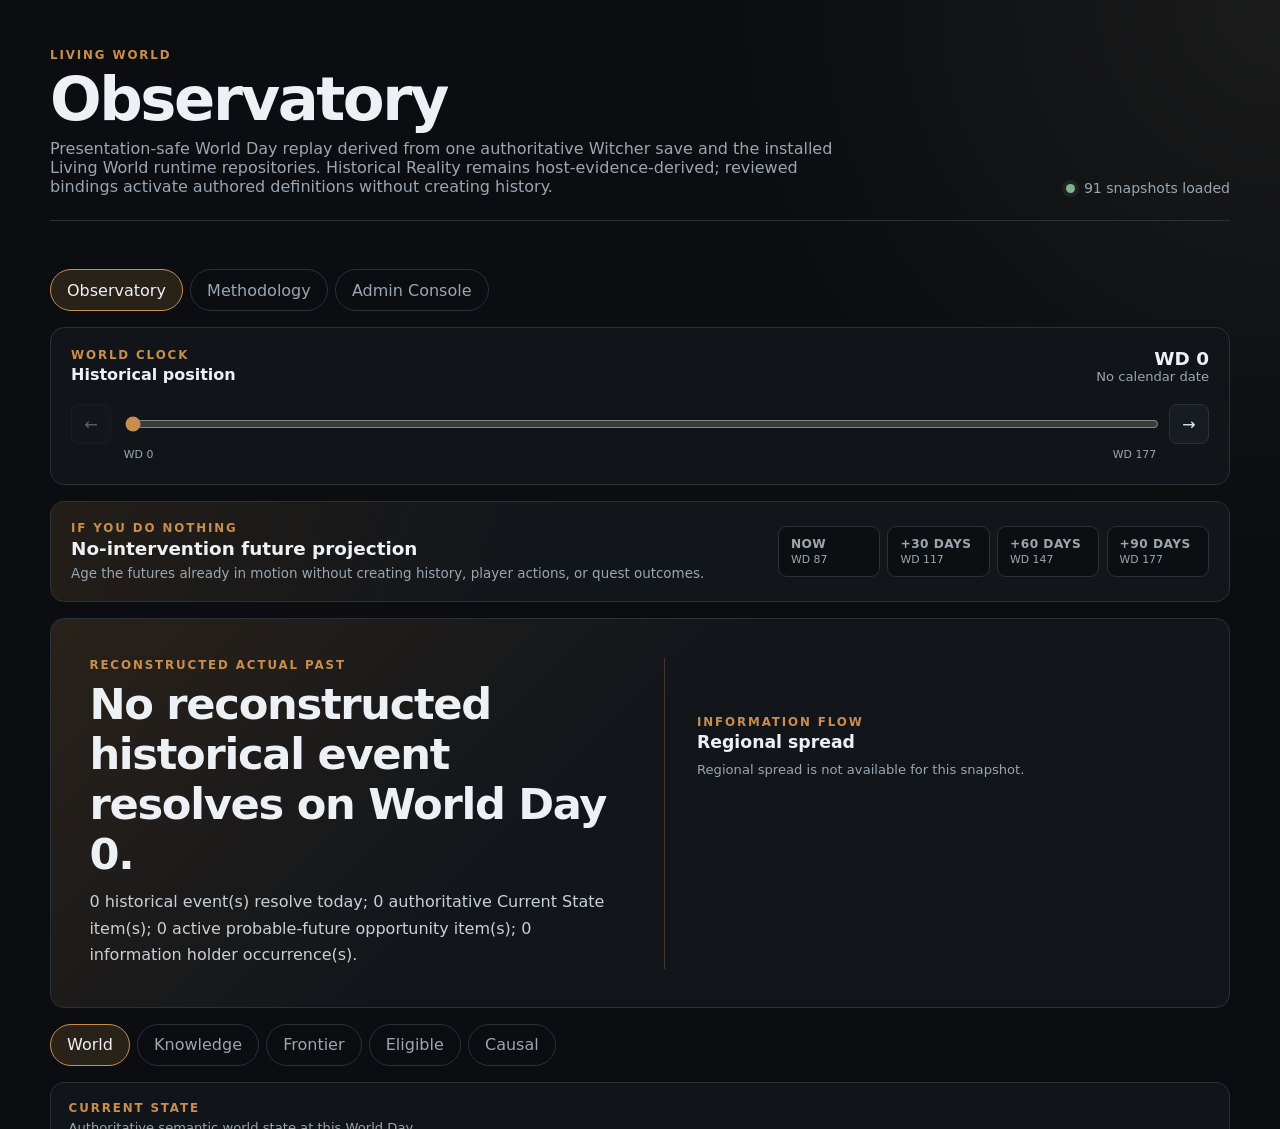
<file: index.html>
<!doctype html>
<html lang="en">
<head>
  <meta charset="utf-8">
  <meta name="viewport" content="width=device-width, initial-scale=1">
  <meta name="color-scheme" content="dark">
  <meta name="description" content="Living World Observatory — inspect world state, knowledge propagation, causal traces, and next-horizon frontiers.">
  <title>Living World Observatory</title>
  <link rel="stylesheet" href="css/observatory.css">
  <link rel="stylesheet" href="css/loading.css">
  <link rel="stylesheet" href="css/eligible.css">
</head>
<body>
  <div id="initial-loader" class="initial-loader" role="status" aria-live="polite" aria-busy="true">
    <div class="initial-loader-card">
      <div class="loading-hourglass" aria-hidden="true">⌛</div>
      <p class="eyebrow">LOADING LIVING WORLD</p>
      <h2>Opening the Observatory</h2>
      <p id="load-progress-text" class="loading-copy">Reading the world manifest…</p>
      <div class="loading-countdown" aria-label="Snapshot loading progress">
        <strong id="load-remaining">—</strong>
        <span>snapshots remaining</span>
      </div>
      <p id="load-loaded" class="loading-detail">Preparing world data…</p>
    </div>
  </div>

  <header class="topbar">
    <div>
      <p class="eyebrow">LIVING WORLD</p>
      <h1>Observatory</h1>
      <p id="world-description" class="subtitle">Loading presentation-safe world data…</p>
    </div>
    <div class="status-block" aria-live="polite">
      <span class="status-dot" aria-hidden="true"></span>
      <span id="dataset-status">Loading</span>
    </div>
  </header>

  <main>
    <nav class="mode-tabs" aria-label="Site navigation">
      <a class="mode-tab is-active" href="index.html" aria-current="page" style="text-decoration:none">Observatory</a>
      <a class="mode-tab" href="methodology.html" style="text-decoration:none">Methodology</a>
      <a class="mode-tab" href="living_world_admin_console_mockup.html" style="text-decoration:none">Admin Console</a>
    </nav>

    <section class="timeline-shell" aria-labelledby="timeline-title">
      <div class="section-heading">
        <div>
          <p class="eyebrow">WORLD CLOCK</p>
          <h2 id="timeline-title">Historical position</h2>
        </div>
        <div class="day-readout">
          <span id="day-label">WD —</span>
          <span id="date-label">—</span>
        </div>
      </div>

      <div class="timeline-controls">
        <button id="previous-day" type="button" aria-label="Previous World Day">←</button>
        <input id="day-slider" type="range" min="0" max="0" value="0" step="1" aria-label="World Day">
        <button id="next-day" type="button" aria-label="Next World Day">→</button>
      </div>
      <div id="timeline-markers" class="timeline-markers" aria-hidden="true"></div>
    </section>

    <section id="forecast-shell" class="forecast-shell" aria-labelledby="forecast-title" hidden>
      <div>
        <p class="eyebrow">IF YOU DO NOTHING</p>
        <h2 id="forecast-title">No-intervention future projection</h2>
        <p>Age the futures already in motion without creating history, player actions, or quest outcomes.</p>
      </div>
      <div id="forecast-controls" class="forecast-controls" role="group" aria-label="Forecast horizon"></div>
    </section>

    <section id="hero-panel" class="hero-panel" aria-live="polite">
      <div class="hero-copy">
        <p id="phase-label" class="phase-label">—</p>
        <p id="projection-mode" class="projection-mode" hidden>NO PLAYER INTERVENTION</p>
        <h2 id="headline">Loading snapshot…</h2>
        <p id="summary" class="hero-summary"></p>
      </div>
      <aside id="regional-spread" class="regional-spread" aria-label="Regional spread"></aside>
    </section>

    <nav class="mode-tabs" aria-label="Observatory mode">
      <button class="mode-tab is-active" data-mode="world" type="button">World</button>
      <button class="mode-tab" data-mode="knowledge" type="button">Knowledge</button>
      <button class="mode-tab" data-mode="frontier" type="button">Frontier</button>
      <button class="mode-tab" data-mode="eligible" type="button">Eligible</button>
      <button class="mode-tab" data-mode="trace" type="button">Causal</button>
    </nav>

    <section id="mode-content" class="mode-content" aria-live="polite"></section>
  </main>

  <footer>
    <p>The engine owns causality. The Observatory explains it.</p>
  </footer>

  <script type="module" src="js/app.js"></script>
</body>
</html>
</file>
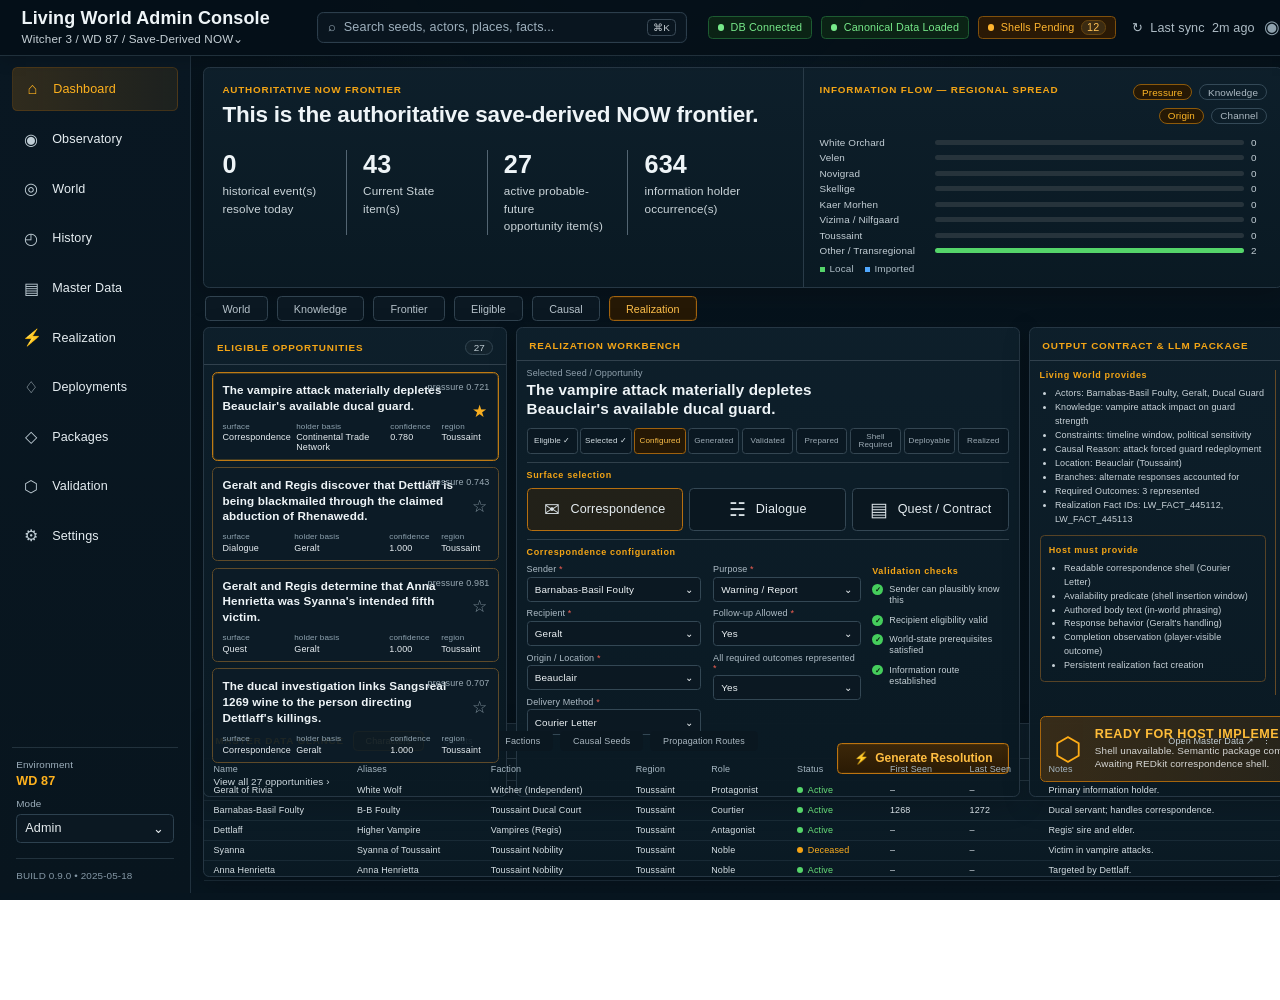
<file: living_world_admin_console_mockup.html>
<!DOCTYPE html>
<html lang="en">
<head>
<meta charset="utf-8" />
<meta name="viewport" content="width=device-width, initial-scale=1" />
<title>Living World Admin Console</title>
<style>
:root{
  --bg:#07131d;
  --bg2:#0a1823;
  --panel:#0c1a25;
  --panel2:#0f202c;
  --line:#263744;
  --line2:#334858;
  --text:#eef4f7;
  --muted:#9eb0bd;
  --subtle:#6f8392;
  --amber:#f4a516;
  --amber2:#bc7411;
  --amber-bg:rgba(244,165,22,.12);
  --green:#55d56a;
  --blue:#50a8ff;
  --red:#e25f5f;
  --shadow:0 8px 30px rgba(0,0,0,.22);
}
*{box-sizing:border-box}
html,body{height:100%;margin:0}
body{
  background:
    radial-gradient(circle at 50% -15%, rgba(27,67,93,.22), transparent 35%),
    linear-gradient(180deg,#06121b 0%, #07151f 100%);
  color:var(--text);
  font-family: Inter, ui-sans-serif, -apple-system, BlinkMacSystemFont, "Segoe UI", Roboto, Helvetica, Arial, sans-serif;
  font-size:14px;
  letter-spacing:.01em;
}
.app{
  min-width:1440px;
  min-height:100vh;
  display:grid;
  grid-template-columns:212px 1fr;
  grid-template-rows:62px 1fr;
}
.topbar{
  grid-column:1/3;
  display:grid;
  grid-template-columns: 1fr 1.5fr auto;
  align-items:center;
  border-bottom:1px solid #20303b;
  background:rgba(5,16,24,.93);
  box-shadow:0 4px 18px rgba(0,0,0,.18);
  padding:0 18px 0 24px;
  z-index:5;
}
.brand h1{
  font-size:20px;
  line-height:1.1;
  margin:0 0 4px;
  font-weight:700;
}
.brand .crumb{
  color:#c6d0d6;
  font-size:13px;
}
.searchwrap{
  display:flex;
  align-items:center;
  justify-content:center;
}
.search{
  width:min(520px,90%);
  border:1px solid #2c3e4c;
  border-radius:7px;
  background:#09151f;
  height:34px;
  display:flex;
  align-items:center;
  gap:9px;
  padding:0 11px;
  color:var(--muted);
  box-shadow: inset 0 0 0 1px rgba(255,255,255,.015);
}
.search .kbd{
  margin-left:auto;
  border:1px solid #394956;
  border-radius:5px;
  padding:2px 6px;
  font-size:11px;
  color:#c3cbd0;
}
.statuses{
  display:flex;
  align-items:center;
  gap:10px;
  white-space:nowrap;
}
.pill{
  height:26px;
  border:1px solid #294253;
  border-radius:5px;
  padding:0 10px;
  display:inline-flex;
  align-items:center;
  gap:7px;
  color:#c6d4dc;
  background:#0b1821;
  font-size:12px;
}
.pill.green{border-color:#1d5b31;color:#77e98a;background:#0b2315}
.pill.amber{border-color:#80500c;color:#ffb52f;background:#2a1905}
.dot{width:7px;height:7px;border-radius:50%;background:currentColor}
.countbadge{
  border-radius:8px;
  padding:1px 6px;
  background:#3b2b12;
  border:1px solid #684610;
  color:#ffc255;
}
.sidebar{
  grid-row:2;
  grid-column:1;
  background:linear-gradient(180deg,#091722,#08151e);
  border-right:1px solid #20313e;
  padding:12px 13px 14px;
  display:flex;
  flex-direction:column;
  gap:8px;
}
.navitem{
  display:flex;
  align-items:center;
  gap:13px;
  padding:13px 12px;
  border-radius:6px;
  color:#e6eef2;
}
.navitem .ico{width:20px;text-align:center;color:#c0ced6;font-size:18px}
.navitem.active{
  background:linear-gradient(90deg,rgba(175,110,15,.24),rgba(175,110,15,.12));
  border:1px solid rgba(137,86,16,.33);
  color:#ffb21e;
}
.navitem.active .ico{color:#ffb21e}
.sidebottom{
  margin-top:auto;
  border-top:1px solid #22323d;
  padding:12px 5px 0;
  color:var(--muted);
}
.sidebottom .wd{
  color:#ffb21e;
  font-weight:700;
  margin:4px 0 12px;
}
.selectfake{
  height:32px;
  border:1px solid #2d414f;
  background:#0b1822;
  border-radius:5px;
  display:flex;
  align-items:center;
  justify-content:space-between;
  padding:0 9px;
  color:#e7edf0;
}
.build{
  margin-top:17px;
  padding-top:12px;
  border-top:1px solid #22323d;
  color:#8598a6;
  font-size:11px;
}
.main{
  grid-row:2;
  grid-column:2;
  padding:12px 14px 18px;
  overflow:hidden;
}
.panel{
  background:linear-gradient(180deg,rgba(14,31,43,.96),rgba(10,25,35,.97));
  border:1px solid var(--line);
  border-radius:7px;
  box-shadow:var(--shadow);
}
.now{
  display:grid;
  grid-template-columns:1.25fr 1fr;
  min-height:178px;
}
.now-left{padding:18px 20px 16px}
.kicker{
  color:var(--amber);
  font-size:11px;
  font-weight:800;
  letter-spacing:.08em;
  text-transform:uppercase;
}
.now h2{
  font-size:25px;
  margin:8px 0 24px;
  letter-spacing:-.01em;
}
.metrics{
  display:grid;
  grid-template-columns:repeat(4,1fr);
}
.metric{
  padding-right:18px;
  margin-right:18px;
  border-right:1px solid #536572;
}
.metric:last-child{border-right:0}
.metric .num{font-size:28px;font-weight:600;margin-bottom:4px}
.metric .label{color:#cbd5da;font-size:13px;line-height:1.5}
.flow{
  border-left:1px solid #293b48;
  padding:18px 17px 14px;
  position:relative;
}
.flowtop{
  display:flex;
  justify-content:space-between;
  align-items:flex-start;
}
.togglearea{display:flex;gap:8px;flex-direction:column;align-items:flex-end}
.togglegroup{display:flex;gap:8px}
.toggle{
  border:1px solid #344957;
  border-radius:11px;
  padding:2px 9px;
  color:#aebbc4;
  font-size:11px;
}
.toggle.on{border-color:#8d5a0b;color:#ffb726;background:#251805}
.flowrows{margin-top:14px}
.flowrow{
  display:grid;
  grid-template-columns:120px 1fr 18px;
  align-items:center;
  gap:8px;
  font-size:11px;
  color:#c4cfd6;
  margin:5px 0;
}
.track{height:6px;background:#26333b;border-radius:3px;overflow:hidden}
.fill{height:100%;width:0;background:var(--green)}
.fill.long{width:100%}
.legend{display:flex;gap:12px;font-size:11px;color:#aebdc6;margin-top:8px}
.legend span:before{content:"";display:inline-block;width:6px;height:6px;margin-right:5px;background:var(--green)}
.legend span:last-child:before{background:var(--blue)}
.tabs{
  display:flex;
  gap:10px;
  padding:9px 2px 7px;
}
.tab{
  border:1px solid #314350;
  border-radius:5px;
  background:#0b1822;
  color:#b6c2ca;
  padding:6px 18px;
  font-size:12px;
}
.tab.active{
  border-color:#a3640f;
  color:#ffc04b;
  background:#251805;
  box-shadow: inset 0 0 0 1px rgba(244,165,22,.08);
}
.workspace{
  display:grid;
  grid-template-columns: 337px minmax(560px,1fr) minmax(500px,.98fr);
  gap:10px;
  height:430px;
}
.boxhead{
  padding:13px 14px 10px;
  border-bottom:1px solid #31414d;
  display:flex;
  align-items:center;
  justify-content:space-between;
}
.smallbadge{
  border:1px solid #334652;
  background:#13232d;
  color:#c0ccd3;
  border-radius:10px;
  padding:1px 8px;
  font-size:11px;
}
.listbody{padding:8px}
.opp{
  border:1px solid #5e4a29;
  border-radius:6px;
  padding:10px 11px 8px;
  margin-bottom:7px;
  background:rgba(13,28,39,.92);
  min-height:78px;
  position:relative;
}
.opp.selected{
  border-color:#bf7a13;
  box-shadow:inset 0 0 0 1px rgba(244,165,22,.22);
}
.opp h4{
  margin:0 0 9px;
  font-size:13px;
  line-height:1.35;
  width:90%;
}
.pressure{
  position:absolute;
  top:10px;
  right:9px;
  color:#9aaab4;
  font-size:10px;
}
.star{
  position:absolute;
  right:11px;
  top:31px;
  color:#f8ae20;
  font-size:19px;
}
.meta{
  display:grid;
  grid-template-columns:1fr 1.35fr .7fr .7fr;
  gap:6px;
  color:#8ea2af;
  font-size:9px;
}
.meta b{display:block;color:#e7edf1;font-size:10px;font-weight:500;margin-top:2px}
.more{padding:0 10px 10px;color:#d0dbe1;font-size:11px}
.workbench{
  display:flex;
  flex-direction:column;
  min-width:0;
}
.workcontent{padding:8px 11px 10px;display:flex;flex-direction:column;gap:9px}
.selectedlabel{font-size:10px;color:#91a2ae}
.worktitle{font-size:17px;font-weight:650;line-height:1.28;margin-top:2px}
.steps{
  display:grid;
  grid-template-columns:repeat(9,1fr);
  gap:3px;
  margin-top:1px;
}
.step{
  height:29px;
  border:1px solid #344652;
  border-radius:4px;
  display:flex;
  align-items:center;
  justify-content:center;
  text-align:center;
  color:#9caab4;
  font-size:9px;
  line-height:1.05;
  background:#0a1822;
}
.step.done{color:#d5dfE4}
.step.active{border-color:#9e610e;color:#ffc14a;background:#251805}
.sectionline{
  border-top:1px solid #30404b;
  padding-top:8px;
}
.sectiontitle{
  color:var(--amber);
  font-size:10px;
  font-weight:800;
  letter-spacing:.07em;
  margin-bottom:8px;
}
.surfacegrid{display:grid;grid-template-columns:repeat(3,1fr);gap:7px}
.surface{
  height:48px;
  border:1px solid #344754;
  border-radius:5px;
  display:flex;
  align-items:center;
  justify-content:center;
  gap:11px;
  background:#0a1720;
  color:#e6edf1;
}
.surface.on{border-color:#b66f10;background:rgba(61,39,8,.45)}
.surface .bigico{font-size:21px;color:#d8e0e4}
.formarea{
  display:grid;
  grid-template-columns:1.28fr 1.08fr 1fr;
  gap:13px;
  align-items:start;
}
.fields{display:grid;gap:7px}
.field label{
  display:block;
  color:#aebcc6;
  font-size:10px;
  margin-bottom:3px;
}
.field label::after{content:" *";color:#f15e51}
.fakeinput{
  height:28px;
  border:1px solid #334754;
  background:#0b1822;
  border-radius:4px;
  display:flex;
  align-items:center;
  justify-content:space-between;
  padding:0 8px;
  color:#edf2f5;
  font-size:11px;
}
.checks{padding-top:2px}
.check{
  display:flex;
  gap:7px;
  color:#c5d0d6;
  font-size:10px;
  margin:9px 0;
  line-height:1.25;
}
.checki{
  width:12px;height:12px;border-radius:50%;
  background:#45cd5c;color:#06180b;
  display:inline-flex;align-items:center;justify-content:center;
  font-weight:900;font-size:8px;flex:none;
}
.genbtn{
  align-self:flex-end;
  margin-top:auto;
  height:35px;
  border:1px solid #bd7410;
  background:linear-gradient(180deg,#3c2709,#2a1a04);
  color:#ffbe42;
  padding:0 17px;
  border-radius:5px;
  font-weight:650;
  box-shadow:0 0 0 1px rgba(255,174,30,.08) inset;
}
.contract{
  display:flex;
  flex-direction:column;
}
.contractbody{
  padding:10px 11px;
  display:grid;
  grid-template-columns:1.35fr 1fr;
  gap:10px;
  height:calc(100% - 42px);
}
.contractleft{display:flex;flex-direction:column;gap:10px}
.bullets{
  color:#c9d3d9;
  font-size:10px;
  line-height:1.55;
  margin:0;
  padding-left:17px;
}
.contractbox{
  border:1px solid #574326;
  border-radius:5px;
  padding:9px 9px;
}
.llm{
  border-left:1px solid #654a26;
  padding-left:10px;
}
.filechip{
  border:1px solid #344854;
  border-radius:5px;
  height:37px;
  display:flex;
  align-items:center;
  justify-content:space-between;
  padding:0 10px;
  background:#0b1822;
  color:#e9eef1;
  font-size:11px;
}
.dropzone{
  margin-top:8px;
  border:1px dashed #3c4e5a;
  border-radius:6px;
  height:62px;
  display:flex;
  align-items:center;
  justify-content:center;
  text-align:center;
  color:#aab8c1;
  font-size:10px;
  background:#0a1720;
}
.btnrow{display:flex;gap:8px;margin-top:7px}
.smbtn{
  flex:1;
  border:1px solid #344754;
  background:#0b1822;
  color:#c8d3d9;
  border-radius:4px;
  padding:6px 7px;
  font-size:10px;
}
.validation{margin-top:12px;padding-top:10px;border-top:1px solid #31434e}
.ready{
  grid-column:1/3;
  border:1px solid #a6650d;
  background:linear-gradient(90deg,rgba(116,68,9,.42),rgba(85,48,6,.24));
  border-radius:6px;
  min-height:68px;
  display:flex;
  align-items:center;
  gap:14px;
  padding:11px 15px;
  margin-top:auto;
}
.shield{
  font-size:35px;
  color:#ffad16;
}
.ready h3{margin:0;color:#ffbd39;font-size:14px;letter-spacing:.04em}
.ready p{margin:3px 0 0;color:#d6d7d5;font-size:11px;line-height:1.4}
.master{
  margin-top:10px;
  height:171px;
}
.mastertop{
  display:flex;
  align-items:center;
  gap:10px;
  padding:8px 12px;
  border-bottom:1px solid #30424e;
}
.mastertabs{display:flex;gap:8px}
.mtab{
  padding:4px 13px;
  border-radius:5px;
  border:1px solid transparent;
  color:#aab7c0;
  background:#0a1720;
  font-size:10px;
}
.mtab.on{border-color:#9d6110;color:#ffd06e;background:#251805}
.openmaster{margin-left:auto;color:#c3cfd5;font-size:10px}
table{
  width:100%;
  border-collapse:collapse;
  font-size:10px;
}
th{
  color:#a6b7c2;
  text-align:left;
  padding:6px 10px;
  border-bottom:1px solid #263844;
  font-weight:500;
}
td{
  padding:5px 10px;
  border-bottom:1px solid rgba(38,56,68,.55);
  color:#d7e0e5;
  white-space:nowrap;
}
.statusdot{display:inline-block;width:7px;height:7px;border-radius:50%;background:var(--green);margin-right:5px}
.deceased{color:#ffae1f}.deceased .statusdot{background:#f5a213}
@media(max-width:1500px){
  body{zoom:.9}
}
</style>
</head>
<body>
<div class="app">
  <header class="topbar">
    <div class="brand">
      <h1>Living World Admin Console</h1>
      <div class="crumb">Witcher 3 / WD 87 / Save-Derived NOW⌄</div>
    </div>
    <div class="searchwrap">
      <div class="search">⌕ <span>Search seeds, actors, places, facts...</span><span class="kbd">⌘K</span></div>
    </div>
    <div class="statuses">
      <span class="pill green"><span class="dot"></span>DB Connected</span>
      <span class="pill green"><span class="dot"></span>Canonical Data Loaded</span>
      <span class="pill amber"><span class="dot"></span>Shells Pending <span class="countbadge">12</span></span>
      <span style="color:#aebcc5;margin-left:8px">↻&nbsp; Last sync&nbsp; 2m ago</span>
      <span style="font-size:20px;color:#8fa2ae">◉</span>
    </div>
  </header>

  <aside class="sidebar">
    <div class="navitem active"><span class="ico">⌂</span><span>Dashboard</span></div>
    <div class="navitem"><span class="ico">◉</span><span>Observatory</span></div>
    <div class="navitem"><span class="ico">◎</span><span>World</span></div>
    <div class="navitem"><span class="ico">◴</span><span>History</span></div>
    <div class="navitem"><span class="ico">▤</span><span>Master Data</span></div>
    <div class="navitem"><span class="ico">⚡</span><span>Realization</span></div>
    <div class="navitem"><span class="ico">♢</span><span>Deployments</span></div>
    <div class="navitem"><span class="ico">◇</span><span>Packages</span></div>
    <div class="navitem"><span class="ico">⬡</span><span>Validation</span></div>
    <div class="navitem"><span class="ico">⚙</span><span>Settings</span></div>

    <div class="sidebottom">
      <div style="font-size:11px">Environment</div>
      <div class="wd">WD 87</div>
      <div style="font-size:11px;margin-bottom:5px">Mode</div>
      <div class="selectfake"><span>Admin</span><span>⌄</span></div>
      <div class="build">BUILD 0.9.0 • 2025-05-18</div>
    </div>
  </aside>

  <main class="main">
    <section class="panel now">
      <div class="now-left">
        <div class="kicker">Authoritative now frontier</div>
        <h2>This is the authoritative save-derived NOW frontier.</h2>
        <div class="metrics">
          <div class="metric"><div class="num">0</div><div class="label">historical event(s)<br>resolve today</div></div>
          <div class="metric"><div class="num">43</div><div class="label">Current State<br>item(s)</div></div>
          <div class="metric"><div class="num">27</div><div class="label">active probable-future<br>opportunity item(s)</div></div>
          <div class="metric"><div class="num">634</div><div class="label">information holder<br>occurrence(s)</div></div>
        </div>
      </div>
      <div class="flow">
        <div class="flowtop">
          <div class="kicker">Information flow — regional spread</div>
          <div class="togglearea">
            <div class="togglegroup"><span class="toggle on">Pressure</span><span class="toggle">Knowledge</span></div>
            <div class="togglegroup"><span class="toggle on">Origin</span><span class="toggle">Channel</span></div>
          </div>
        </div>
        <div class="flowrows">
          <div class="flowrow"><span>White Orchard</span><div class="track"><div class="fill"></div></div><span>0</span></div>
          <div class="flowrow"><span>Velen</span><div class="track"><div class="fill"></div></div><span>0</span></div>
          <div class="flowrow"><span>Novigrad</span><div class="track"><div class="fill"></div></div><span>0</span></div>
          <div class="flowrow"><span>Skellige</span><div class="track"><div class="fill"></div></div><span>0</span></div>
          <div class="flowrow"><span>Kaer Morhen</span><div class="track"><div class="fill"></div></div><span>0</span></div>
          <div class="flowrow"><span>Vizima / Nilfgaard</span><div class="track"><div class="fill"></div></div><span>0</span></div>
          <div class="flowrow"><span>Toussaint</span><div class="track"><div class="fill"></div></div><span>0</span></div>
          <div class="flowrow"><span>Other / Transregional</span><div class="track"><div class="fill long"></div></div><span>2</span></div>
        </div>
        <div class="legend"><span>Local</span><span>Imported</span></div>
      </div>
    </section>

    <div class="tabs">
      <button class="tab">World</button>
      <button class="tab">Knowledge</button>
      <button class="tab">Frontier</button>
      <button class="tab">Eligible</button>
      <button class="tab">Causal</button>
      <button class="tab active">Realization</button>
    </div>

    <section class="workspace">
      <div class="panel">
        <div class="boxhead"><span class="kicker">Eligible opportunities</span><span class="smallbadge">27</span></div>
        <div class="listbody">
          <div class="opp selected">
            <div class="pressure">pressure 0.721</div>
            <div class="star">★</div>
            <h4>The vampire attack materially depletes Beauclair's available ducal guard.</h4>
            <div class="meta">
              <span>surface<b>Correspondence</b></span>
              <span>holder basis<b>Continental Trade Network</b></span>
              <span>confidence<b>0.780</b></span>
              <span>region<b>Toussaint</b></span>
            </div>
          </div>
          <div class="opp">
            <div class="pressure">pressure 0.743</div>
            <div class="star" style="color:#7f909b">☆</div>
            <h4>Geralt and Regis discover that Dettlaff is being blackmailed through the claimed abduction of Rhenawedd.</h4>
            <div class="meta">
              <span>surface<b>Dialogue</b></span>
              <span>holder basis<b>Geralt</b></span>
              <span>confidence<b>1.000</b></span>
              <span>region<b>Toussaint</b></span>
            </div>
          </div>
          <div class="opp">
            <div class="pressure">pressure 0.981</div>
            <div class="star" style="color:#7f909b">☆</div>
            <h4>Geralt and Regis determine that Anna Henrietta was Syanna's intended fifth victim.</h4>
            <div class="meta">
              <span>surface<b>Quest</b></span>
              <span>holder basis<b>Geralt</b></span>
              <span>confidence<b>1.000</b></span>
              <span>region<b>Toussaint</b></span>
            </div>
          </div>
          <div class="opp">
            <div class="pressure">pressure 0.707</div>
            <div class="star" style="color:#7f909b">☆</div>
            <h4>The ducal investigation links Sangsreal 1269 wine to the person directing Dettlaff's killings.</h4>
            <div class="meta">
              <span>surface<b>Correspondence</b></span>
              <span>holder basis<b>Geralt</b></span>
              <span>confidence<b>1.000</b></span>
              <span>region<b>Toussaint</b></span>
            </div>
          </div>
        </div>
        <div class="more">View all 27 opportunities ›</div>
      </div>

      <div class="panel workbench">
        <div class="boxhead"><span class="kicker">Realization workbench</span></div>
        <div class="workcontent">
          <div>
            <div class="selectedlabel">Selected Seed / Opportunity</div>
            <div class="worktitle">The vampire attack materially depletes<br>Beauclair's available ducal guard.</div>
          </div>
          <div class="steps">
            <div class="step done">Eligible ✓</div>
            <div class="step done">Selected ✓</div>
            <div class="step active">Configured</div>
            <div class="step">Generated</div>
            <div class="step">Validated</div>
            <div class="step">Prepared</div>
            <div class="step">Shell<br>Required</div>
            <div class="step">Deployable</div>
            <div class="step">Realized</div>
          </div>
          <div class="sectionline">
            <div class="sectiontitle">Surface selection</div>
            <div class="surfacegrid">
              <div class="surface on"><span class="bigico">✉</span>Correspondence</div>
              <div class="surface"><span class="bigico">☵</span>Dialogue</div>
              <div class="surface"><span class="bigico">▤</span>Quest / Contract</div>
            </div>
          </div>
          <div class="sectionline">
            <div class="sectiontitle">Correspondence configuration</div>
            <div class="formarea">
              <div class="fields">
                <div class="field"><label>Sender</label><div class="fakeinput"><span>Barnabas-Basil Foulty</span><span>⌄</span></div></div>
                <div class="field"><label>Recipient</label><div class="fakeinput"><span>Geralt</span><span>⌄</span></div></div>
                <div class="field"><label>Origin / Location</label><div class="fakeinput"><span>Beauclair</span><span>⌄</span></div></div>
                <div class="field"><label>Delivery Method</label><div class="fakeinput"><span>Courier Letter</span><span>⌄</span></div></div>
              </div>
              <div class="fields">
                <div class="field"><label>Purpose</label><div class="fakeinput"><span>Warning / Report</span><span>⌄</span></div></div>
                <div class="field"><label>Follow-up Allowed</label><div class="fakeinput"><span>Yes</span><span>⌄</span></div></div>
                <div class="field"><label>All required outcomes represented</label><div class="fakeinput"><span>Yes</span><span>⌄</span></div></div>
              </div>
              <div class="checks">
                <div class="sectiontitle" style="margin-bottom:4px">Validation checks</div>
                <div class="check"><span class="checki">✓</span><span>Sender can plausibly know this</span></div>
                <div class="check"><span class="checki">✓</span><span>Recipient eligibility valid</span></div>
                <div class="check"><span class="checki">✓</span><span>World-state prerequisites satisfied</span></div>
                <div class="check"><span class="checki">✓</span><span>Information route established</span></div>
              </div>
            </div>
          </div>
          <button class="genbtn">⚡&nbsp; Generate Resolution</button>
        </div>
      </div>

      <div class="panel contract">
        <div class="boxhead"><span class="kicker">Output contract &amp; LLM package</span></div>
        <div class="contractbody">
          <div class="contractleft">
            <div>
              <div class="sectiontitle">Living World provides</div>
              <ul class="bullets">
                <li>Actors: Barnabas-Basil Foulty, Geralt, Ducal Guard</li>
                <li>Knowledge: vampire attack impact on guard strength</li>
                <li>Constraints: timeline window, political sensitivity</li>
                <li>Causal Reason: attack forced guard redeployment</li>
                <li>Location: Beauclair (Toussaint)</li>
                <li>Branches: alternate responses accounted for</li>
                <li>Required Outcomes: 3 represented</li>
                <li>Realization Fact IDs: LW_FACT_445112, LW_FACT_445113</li>
              </ul>
            </div>
            <div class="contractbox">
              <div class="sectiontitle">Host must provide</div>
              <ul class="bullets">
                <li>Readable correspondence shell (Courier Letter)</li>
                <li>Availability predicate (shell insertion window)</li>
                <li>Authored body text (in-world phrasing)</li>
                <li>Response behavior (Geralt's handling)</li>
                <li>Completion observation (player-visible outcome)</li>
                <li>Persistent realization fact creation</li>
              </ul>
            </div>
          </div>

          <div class="llm">
            <div class="sectiontitle" style="color:#edf2f5">LLM package</div>
            <div class="sectiontitle">Prompt export</div>
            <div class="filechip"><span>lw_realization_000127_prompt.md</span><span>⇩</span></div>

            <div class="sectiontitle" style="margin-top:15px">Response import</div>
            <div class="dropzone">Drop file here or click to upload<br>(Paste JSON also supported)</div>
            <div class="btnrow"><button class="smbtn">⇧ Upload JSON</button><button class="smbtn">▣ Paste JSON</button></div>

            <div class="validation">
              <div class="sectiontitle">Package validation</div>
              <div class="check"><span class="checki">✓</span><span>Schema valid</span></div>
              <div class="check"><span class="checki">✓</span><span>Ready for shell</span></div>
              <button class="smbtn" style="width:100%;margin-top:4px">↻ Validate Again</button>
            </div>
          </div>

          <div class="ready">
            <div class="shield">⬡</div>
            <div>
              <h3>READY FOR HOST IMPLEMENTATION</h3>
              <p>Shell unavailable. Semantic package complete.<br>Awaiting REDkit correspondence shell.</p>
            </div>
          </div>
        </div>
      </div>
    </section>

    <section class="panel master">
      <div class="mastertop">
        <span class="kicker">Master data glance</span>
        <div class="mastertabs">
          <span class="mtab on">Characters</span>
          <span class="mtab">Quests</span>
          <span class="mtab">Factions</span>
          <span class="mtab">Causal Seeds</span>
          <span class="mtab">Propagation Routes</span>
        </div>
        <span class="openmaster">Open Master Data ↗ &nbsp; ⋮</span>
      </div>
      <table>
        <thead>
          <tr>
            <th>Name</th><th>Aliases</th><th>Faction</th><th>Region</th><th>Role</th><th>Status</th><th>First Seen</th><th>Last Seen</th><th>Notes</th>
          </tr>
        </thead>
        <tbody>
          <tr><td>Geralt of Rivia</td><td>White Wolf</td><td>Witcher (Independent)</td><td>Toussaint</td><td>Protagonist</td><td><span class="statusdot"></span><span style="color:#68df79">Active</span></td><td>–</td><td>–</td><td>Primary information holder.</td></tr>
          <tr><td>Barnabas-Basil Foulty</td><td>B-B Foulty</td><td>Toussaint Ducal Court</td><td>Toussaint</td><td>Courtier</td><td><span class="statusdot"></span><span style="color:#68df79">Active</span></td><td>1268</td><td>1272</td><td>Ducal servant; handles correspondence.</td></tr>
          <tr><td>Dettlaff</td><td>Higher Vampire</td><td>Vampires (Regis)</td><td>Toussaint</td><td>Antagonist</td><td><span class="statusdot"></span><span style="color:#68df79">Active</span></td><td>–</td><td>–</td><td>Regis' sire and elder.</td></tr>
          <tr><td>Syanna</td><td>Syanna of Toussaint</td><td>Toussaint Nobility</td><td>Toussaint</td><td>Noble</td><td class="deceased"><span class="statusdot"></span>Deceased</td><td>–</td><td>–</td><td>Victim in vampire attacks.</td></tr>
          <tr><td>Anna Henrietta</td><td>Anna Henrietta</td><td>Toussaint Nobility</td><td>Toussaint</td><td>Noble</td><td><span class="statusdot"></span><span style="color:#68df79">Active</span></td><td>–</td><td>–</td><td>Targeted by Dettlaff.</td></tr>
        </tbody>
      </table>
    </section>
  </main>
</div>
</body>
</html>
</file>
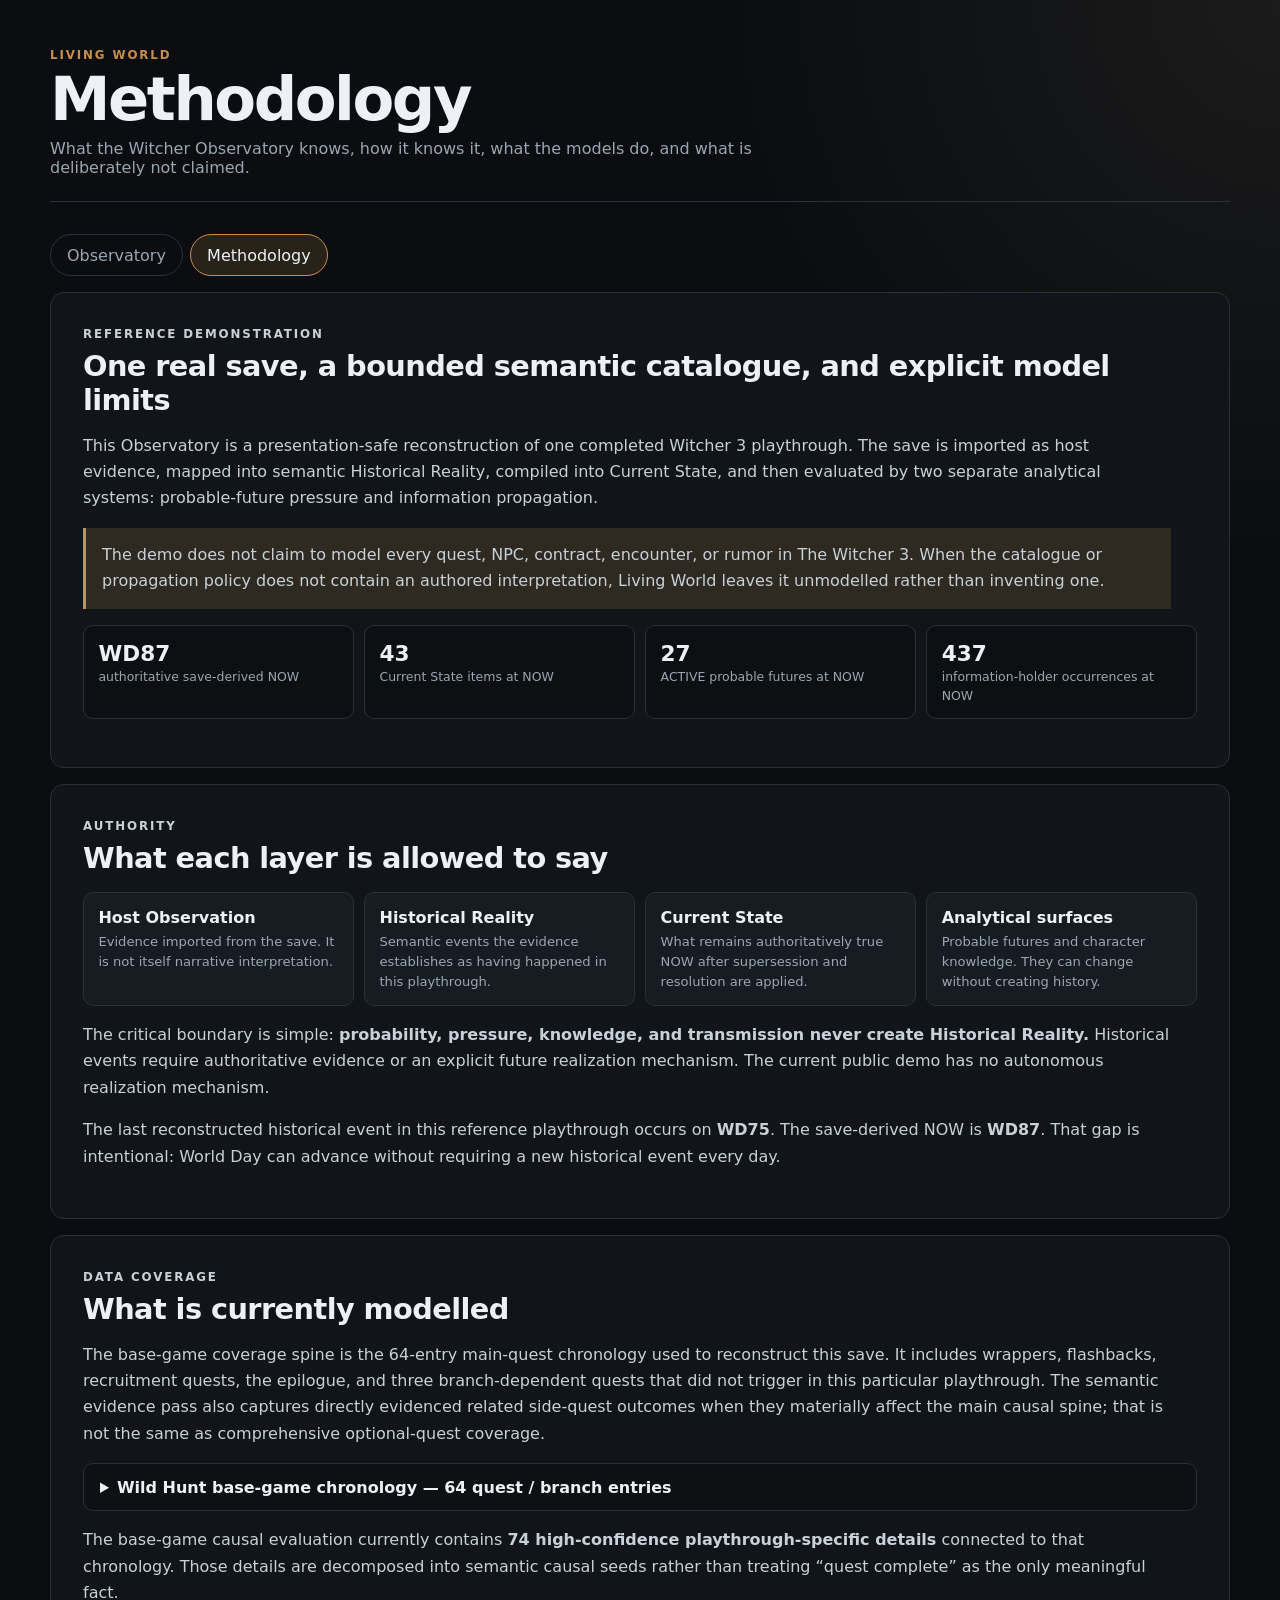
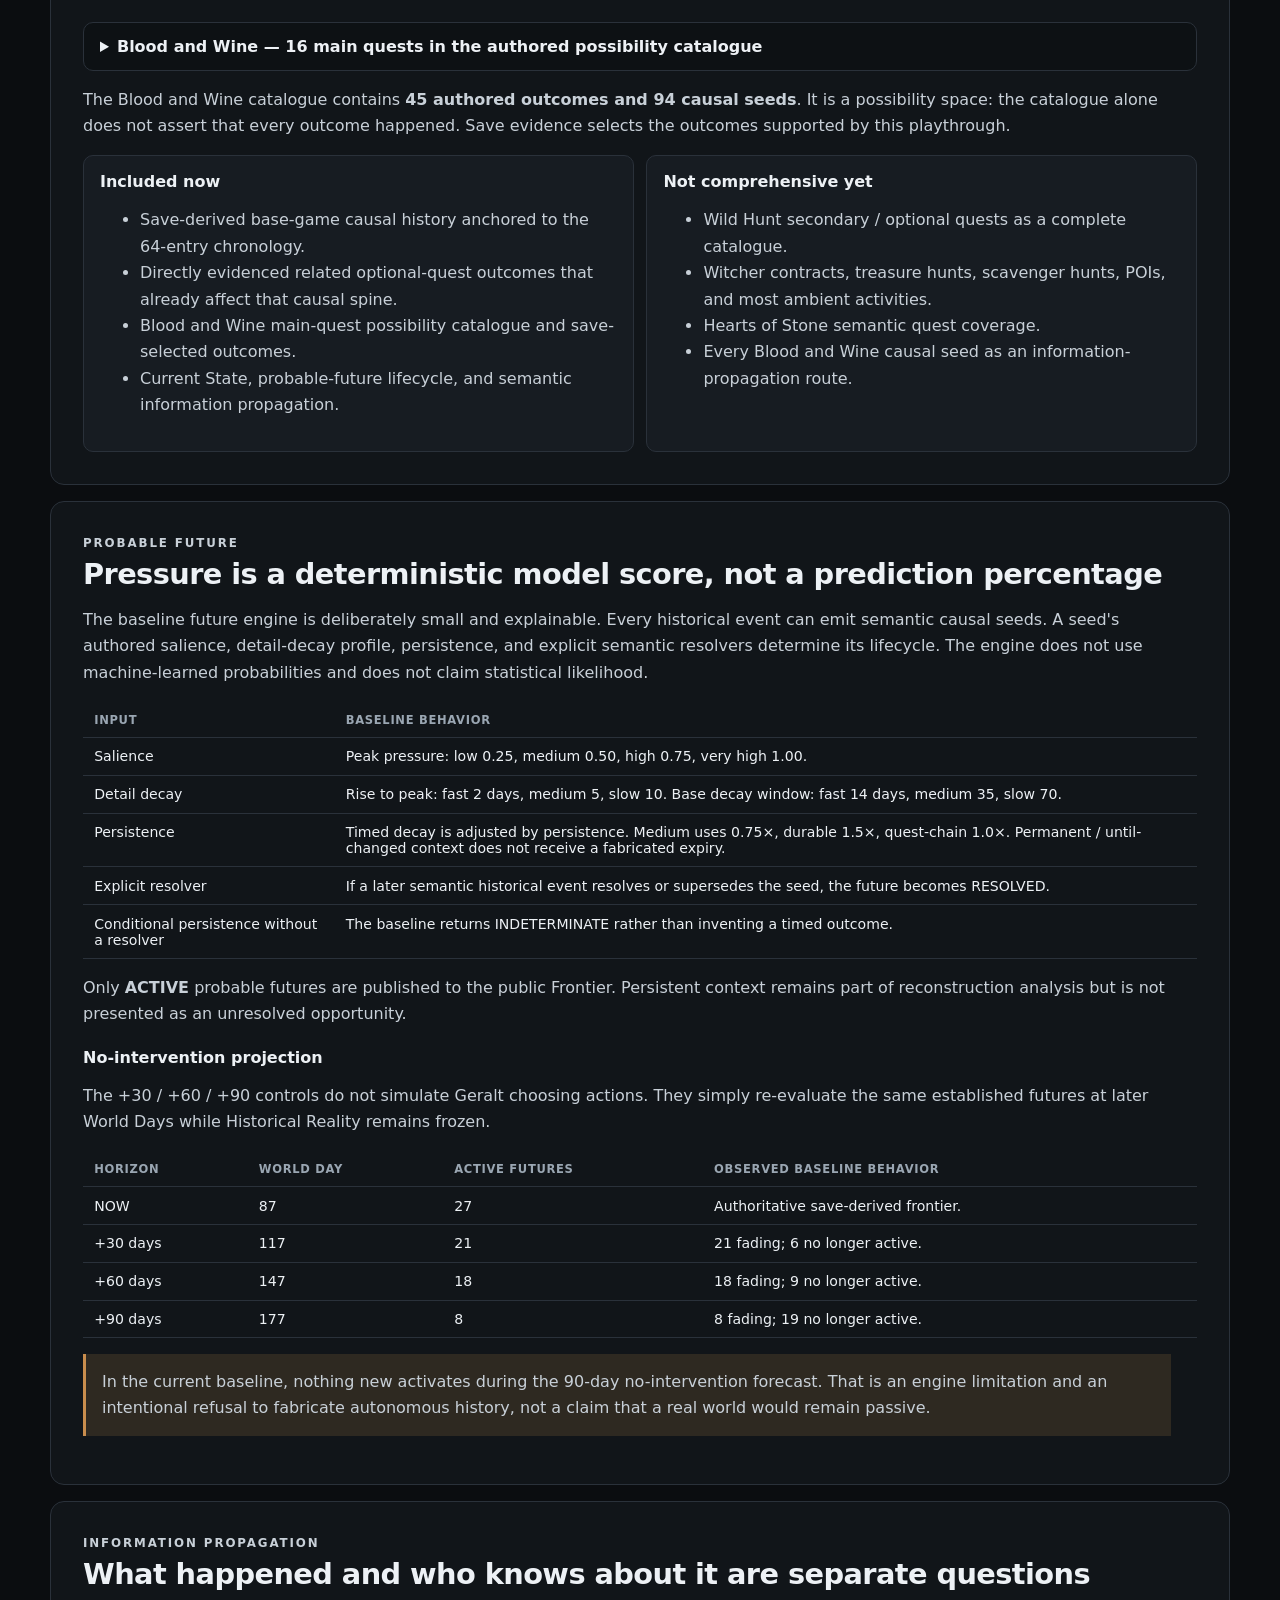
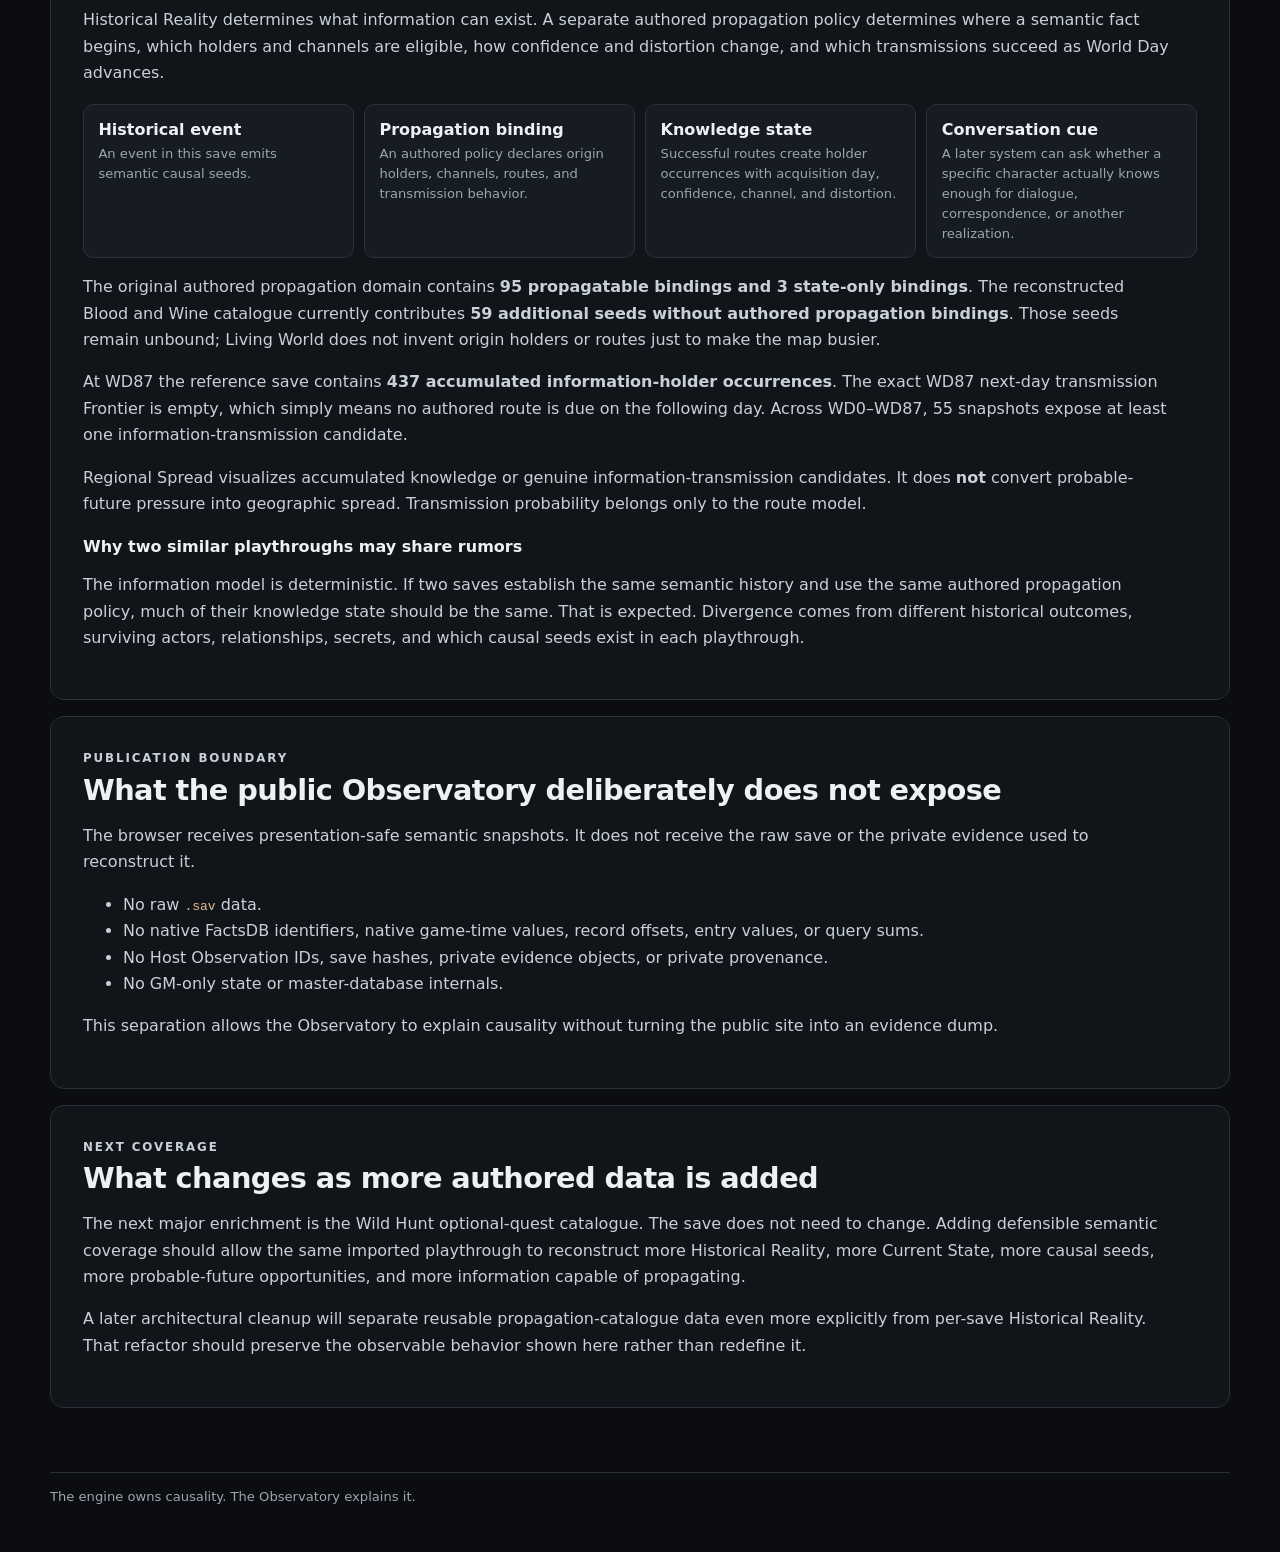
<file: methodology.html>
<!doctype html>
<html lang="en">
<head>
  <meta charset="utf-8">
  <meta name="viewport" content="width=device-width, initial-scale=1">
  <meta name="color-scheme" content="dark">
  <meta name="description" content="Living World Observatory methodology, data coverage, authority boundaries, future decay, and information propagation.">
  <title>Methodology — Living World Observatory</title>
  <link rel="stylesheet" href="css/observatory.css">
  <style>
    .site-nav { margin-top: 0; }
    .site-nav a { text-decoration: none; }
    .method-intro { margin-bottom: 1rem; }
    .method-section { margin-top: 1rem; padding: clamp(1.2rem, 3vw, 2rem); background: rgba(18,22,27,.92); border: 1px solid var(--line); border-radius: 14px; }
    .method-section h2 { margin: .25rem 0 .6rem; font-size: clamp(1.25rem, 3vw, 1.8rem); letter-spacing: -.02em; }
    .method-section h3 { margin: 1.25rem 0 .45rem; font-size: 1rem; }
    .method-section p, .method-section li { color: #c8d0d8; line-height: 1.65; }
    .method-section p { max-width: 68rem; }
    .authority-flow { display: grid; grid-template-columns: repeat(4, minmax(0, 1fr)); gap: .65rem; margin-top: 1.1rem; }
    .flow-step { padding: .9rem; border: 1px solid var(--line); border-radius: 10px; background: var(--panel-2); }
    .flow-step strong { display: block; margin-bottom: .25rem; color: var(--text); }
    .flow-step span { color: var(--muted); font-size: .82rem; line-height: 1.45; }
    .metric-grid { display: grid; grid-template-columns: repeat(4, minmax(0,1fr)); gap: .65rem; margin: 1rem 0; }
    .metric { padding: .9rem; border: 1px solid var(--line); border-radius: 10px; background: rgba(8,10,12,.45); }
    .metric strong { display: block; color: var(--text); font-size: 1.35rem; }
    .metric span { color: var(--muted); font-size: .78rem; }
    .method-note { padding: .9rem 1rem; border-left: 3px solid var(--accent); background: var(--accent-soft); color: #d9e0e7; }
    .method-table { width: 100%; margin-top: .9rem; border-collapse: collapse; font-size: .88rem; }
    .method-table th, .method-table td { padding: .65rem .7rem; border-bottom: 1px solid var(--line); text-align: left; vertical-align: top; }
    .method-table th { color: var(--muted); font-size: .72rem; letter-spacing: .06em; text-transform: uppercase; }
    details { margin-top: .8rem; border: 1px solid var(--line); border-radius: 10px; background: rgba(8,10,12,.35); }
    summary { padding: .85rem 1rem; cursor: pointer; color: var(--text); font-weight: 650; }
    details[open] summary { border-bottom: 1px solid var(--line); }
    .quest-list { columns: 2 20rem; column-gap: 2rem; margin: 0; padding: 1rem 1rem 1rem 2.4rem; }
    .quest-list li { break-inside: avoid; margin: 0 0 .35rem; color: #c8d0d8; }
    .quest-list em { color: var(--muted); font-size: .8rem; }
    .limit-grid { display: grid; grid-template-columns: repeat(2, minmax(0,1fr)); gap: .8rem; }
    .limit-grid > div { padding: 1rem; border: 1px solid var(--line); border-radius: 10px; background: var(--panel-2); }
    .limit-grid h3 { margin-top: 0; }
    code { color: #e3bc8d; }
    @media (max-width: 820px) {
      .authority-flow, .metric-grid { grid-template-columns: repeat(2, minmax(0, 1fr)); }
      .limit-grid { grid-template-columns: 1fr; }
    }
    @media (max-width: 480px) {
      .authority-flow, .metric-grid { grid-template-columns: 1fr; }
      .quest-list { columns: 1; }
    }
  </style>
</head>
<body>
  <header class="topbar">
    <div>
      <p class="eyebrow">LIVING WORLD</p>
      <h1>Methodology</h1>
      <p class="subtitle">What the Witcher Observatory knows, how it knows it, what the models do, and what is deliberately not claimed.</p>
    </div>
  </header>

  <main>
    <nav class="mode-tabs site-nav" aria-label="Site navigation">
      <a class="mode-tab" href="index.html">Observatory</a>
      <a class="mode-tab is-active" href="methodology.html" aria-current="page">Methodology</a>
    </nav>

    <section class="method-section method-intro">
      <p class="eyebrow">REFERENCE DEMONSTRATION</p>
      <h2>One real save, a bounded semantic catalogue, and explicit model limits</h2>
      <p>This Observatory is a presentation-safe reconstruction of one completed Witcher 3 playthrough. The save is imported as host evidence, mapped into semantic Historical Reality, compiled into Current State, and then evaluated by two separate analytical systems: probable-future pressure and information propagation.</p>
      <p class="method-note">The demo does not claim to model every quest, NPC, contract, encounter, or rumor in The Witcher 3. When the catalogue or propagation policy does not contain an authored interpretation, Living World leaves it unmodelled rather than inventing one.</p>
      <div class="metric-grid" aria-label="Reference dataset summary">
        <div class="metric"><strong>WD87</strong><span>authoritative save-derived NOW</span></div>
        <div class="metric"><strong>43</strong><span>Current State items at NOW</span></div>
        <div class="metric"><strong>27</strong><span>ACTIVE probable futures at NOW</span></div>
        <div class="metric"><strong>437</strong><span>information-holder occurrences at NOW</span></div>
      </div>
    </section>

    <section class="method-section">
      <p class="eyebrow">AUTHORITY</p>
      <h2>What each layer is allowed to say</h2>
      <div class="authority-flow">
        <div class="flow-step"><strong>Host Observation</strong><span>Evidence imported from the save. It is not itself narrative interpretation.</span></div>
        <div class="flow-step"><strong>Historical Reality</strong><span>Semantic events the evidence establishes as having happened in this playthrough.</span></div>
        <div class="flow-step"><strong>Current State</strong><span>What remains authoritatively true NOW after supersession and resolution are applied.</span></div>
        <div class="flow-step"><strong>Analytical surfaces</strong><span>Probable futures and character knowledge. They can change without creating history.</span></div>
      </div>
      <p>The critical boundary is simple: <strong>probability, pressure, knowledge, and transmission never create Historical Reality.</strong> Historical events require authoritative evidence or an explicit future realization mechanism. The current public demo has no autonomous realization mechanism.</p>
      <p>The last reconstructed historical event in this reference playthrough occurs on <strong>WD75</strong>. The save-derived NOW is <strong>WD87</strong>. That gap is intentional: World Day can advance without requiring a new historical event every day.</p>
    </section>

    <section class="method-section">
      <p class="eyebrow">DATA COVERAGE</p>
      <h2>What is currently modelled</h2>
      <p>The base-game coverage spine is the 64-entry main-quest chronology used to reconstruct this save. It includes wrappers, flashbacks, recruitment quests, the epilogue, and three branch-dependent quests that did not trigger in this particular playthrough. The semantic evidence pass also captures directly evidenced related side-quest outcomes when they materially affect the main causal spine; that is not the same as comprehensive optional-quest coverage.</p>

      <details>
        <summary>Wild Hunt base-game chronology — 64 quest / branch entries</summary>
        <ol class="quest-list">
          <li>Kaer Morhen</li>
          <li>Lilac and Gooseberries</li>
          <li>The Beast of White Orchard</li>
          <li>The Incident at White Orchard</li>
          <li>Imperial Audience</li>
          <li>In Ciri's Footsteps</li>
          <li>The Nilfgaardian Connection</li>
          <li>Bloody Baron</li>
          <li>Ciri's Story: The King of the Wolves</li>
          <li>Family Matters</li>
          <li>Hunting a Witch</li>
          <li>Wandering in the Dark</li>
          <li>Ladies of the Wood</li>
          <li>A Princess in Distress</li>
          <li>The Whispering Hillock</li>
          <li>Ciri's Story: Fleeing the Bog</li>
          <li>Ciri's Story: The Race</li>
          <li>Ciri's Story: Out of the Shadows</li>
          <li>Pyres of Novigrad</li>
          <li>Novigrad Dreaming</li>
          <li>Broken Flowers</li>
          <li>Count Reuven's Treasure</li>
          <li>Get Junior</li>
          <li>Ciri's Story: Visiting Junior</li>
          <li>A Favor for Radovid</li>
          <li>The Play's the Thing</li>
          <li>A Poet Under Pressure</li>
          <li>Ciri's Story: Breakneck Speed</li>
          <li>Destination: Skellige</li>
          <li>The King is Dead – Long Live the King</li>
          <li>Echoes of the Past</li>
          <li>Missing Persons</li>
          <li>Nameless</li>
          <li>The Calm Before the Storm</li>
          <li>Ugly Baby</li>
          <li>Disturbance</li>
          <li>The Final Trial</li>
          <li>To Bait a Forktail...</li>
          <li>No Place Like Home</li>
          <li>Va Fail, Elaine</li>
          <li>Brothers In Arms: Velen</li>
          <li>Brothers In Arms: Novigrad</li>
          <li>Brothers In Arms: Skellige</li>
          <li>Brothers In Arms: Nilfgaard</li>
          <li>The Isle of Mists</li>
          <li>The Battle of Kaer Morhen</li>
          <li>Blood on the Battlefield</li>
          <li>Bald Mountain</li>
          <li>Final Preparations</li>
          <li>Blindingly Obvious</li>
          <li>The Great Escape</li>
          <li>Payback</li>
          <li>Through Time and Space</li>
          <li>Battle Preparations</li>
          <li>Veni Vidi Vigo</li>
          <li>The Sunstone</li>
          <li>Child of the Elder Blood</li>
          <li>Skjall's Grave</li>
          <li>On Thin Ice</li>
          <li>Tedd Deireadh, The Final Age</li>
          <li>Something Ends, Something Begins</li>
          <li>A Mysterious Passenger <em>— not triggered in this save</em></li>
          <li>A Final Kindness <em>— not triggered in this save</em></li>
          <li>It Takes Three to Tango <em>— not triggered / no positive save evidence</em></li>
        </ol>
      </details>

      <p>The base-game causal evaluation currently contains <strong>74 high-confidence playthrough-specific details</strong> connected to that chronology. Those details are decomposed into semantic causal seeds rather than treating “quest complete” as the only meaningful fact.</p>

      <details>
        <summary>Blood and Wine — 16 main quests in the authored possibility catalogue</summary>
        <ol class="quest-list">
          <li>Envoys, Wineboys</li>
          <li>The Beast of Toussaint</li>
          <li>Blood Run</li>
          <li>La Cage au Fou</li>
          <li>Where Children Toil, Toys Waste Away</li>
          <li>Wine Is Sacred</li>
          <li>The Man from Cintra</li>
          <li>Capture the Castle</li>
          <li>The Night of Long Fangs</li>
          <li>Beyond Hill and Dale...</li>
          <li>Blood Simple</li>
          <li>What Lies Unseen</li>
          <li>Tesham Mutna</li>
          <li>Pomp and Strange Circumstance</li>
          <li>Burlap is the New Stripe</li>
          <li>Be It Ever So Humble...</li>
        </ol>
      </details>

      <p>The Blood and Wine catalogue contains <strong>45 authored outcomes and 94 causal seeds</strong>. It is a possibility space: the catalogue alone does not assert that every outcome happened. Save evidence selects the outcomes supported by this playthrough.</p>

      <div class="limit-grid">
        <div>
          <h3>Included now</h3>
          <ul>
            <li>Save-derived base-game causal history anchored to the 64-entry chronology.</li>
            <li>Directly evidenced related optional-quest outcomes that already affect that causal spine.</li>
            <li>Blood and Wine main-quest possibility catalogue and save-selected outcomes.</li>
            <li>Current State, probable-future lifecycle, and semantic information propagation.</li>
          </ul>
        </div>
        <div>
          <h3>Not comprehensive yet</h3>
          <ul>
            <li>Wild Hunt secondary / optional quests as a complete catalogue.</li>
            <li>Witcher contracts, treasure hunts, scavenger hunts, POIs, and most ambient activities.</li>
            <li>Hearts of Stone semantic quest coverage.</li>
            <li>Every Blood and Wine causal seed as an information-propagation route.</li>
          </ul>
        </div>
      </div>
    </section>

    <section class="method-section">
      <p class="eyebrow">PROBABLE FUTURE</p>
      <h2>Pressure is a deterministic model score, not a prediction percentage</h2>
      <p>The baseline future engine is deliberately small and explainable. Every historical event can emit semantic causal seeds. A seed's authored salience, detail-decay profile, persistence, and explicit semantic resolvers determine its lifecycle. The engine does not use machine-learned probabilities and does not claim statistical likelihood.</p>

      <table class="method-table">
        <thead><tr><th>Input</th><th>Baseline behavior</th></tr></thead>
        <tbody>
          <tr><td>Salience</td><td>Peak pressure: low 0.25, medium 0.50, high 0.75, very high 1.00.</td></tr>
          <tr><td>Detail decay</td><td>Rise to peak: fast 2 days, medium 5, slow 10. Base decay window: fast 14 days, medium 35, slow 70.</td></tr>
          <tr><td>Persistence</td><td>Timed decay is adjusted by persistence. Medium uses 0.75×, durable 1.5×, quest-chain 1.0×. Permanent / until-changed context does not receive a fabricated expiry.</td></tr>
          <tr><td>Explicit resolver</td><td>If a later semantic historical event resolves or supersedes the seed, the future becomes RESOLVED.</td></tr>
          <tr><td>Conditional persistence without a resolver</td><td>The baseline returns INDETERMINATE rather than inventing a timed outcome.</td></tr>
        </tbody>
      </table>

      <p>Only <strong>ACTIVE</strong> probable futures are published to the public Frontier. Persistent context remains part of reconstruction analysis but is not presented as an unresolved opportunity.</p>

      <h3>No-intervention projection</h3>
      <p>The +30 / +60 / +90 controls do not simulate Geralt choosing actions. They simply re-evaluate the same established futures at later World Days while Historical Reality remains frozen.</p>
      <table class="method-table">
        <thead><tr><th>Horizon</th><th>World Day</th><th>ACTIVE futures</th><th>Observed baseline behavior</th></tr></thead>
        <tbody>
          <tr><td>NOW</td><td>87</td><td>27</td><td>Authoritative save-derived frontier.</td></tr>
          <tr><td>+30 days</td><td>117</td><td>21</td><td>21 fading; 6 no longer active.</td></tr>
          <tr><td>+60 days</td><td>147</td><td>18</td><td>18 fading; 9 no longer active.</td></tr>
          <tr><td>+90 days</td><td>177</td><td>8</td><td>8 fading; 19 no longer active.</td></tr>
        </tbody>
      </table>
      <p class="method-note">In the current baseline, nothing new activates during the 90-day no-intervention forecast. That is an engine limitation and an intentional refusal to fabricate autonomous history, not a claim that a real world would remain passive.</p>
    </section>

    <section class="method-section">
      <p class="eyebrow">INFORMATION PROPAGATION</p>
      <h2>What happened and who knows about it are separate questions</h2>
      <p>Historical Reality determines what information can exist. A separate authored propagation policy determines where a semantic fact begins, which holders and channels are eligible, how confidence and distortion change, and which transmissions succeed as World Day advances.</p>
      <div class="authority-flow">
        <div class="flow-step"><strong>Historical event</strong><span>An event in this save emits semantic causal seeds.</span></div>
        <div class="flow-step"><strong>Propagation binding</strong><span>An authored policy declares origin holders, channels, routes, and transmission behavior.</span></div>
        <div class="flow-step"><strong>Knowledge state</strong><span>Successful routes create holder occurrences with acquisition day, confidence, channel, and distortion.</span></div>
        <div class="flow-step"><strong>Conversation cue</strong><span>A later system can ask whether a specific character actually knows enough for dialogue, correspondence, or another realization.</span></div>
      </div>

      <p>The original authored propagation domain contains <strong>95 propagatable bindings and 3 state-only bindings</strong>. The reconstructed Blood and Wine catalogue currently contributes <strong>59 additional seeds without authored propagation bindings</strong>. Those seeds remain unbound; Living World does not invent origin holders or routes just to make the map busier.</p>
      <p>At WD87 the reference save contains <strong>437 accumulated information-holder occurrences</strong>. The exact WD87 next-day transmission Frontier is empty, which simply means no authored route is due on the following day. Across WD0–WD87, 55 snapshots expose at least one information-transmission candidate.</p>
      <p>Regional Spread visualizes accumulated knowledge or genuine information-transmission candidates. It does <strong>not</strong> convert probable-future pressure into geographic spread. Transmission probability belongs only to the route model.</p>

      <h3>Why two similar playthroughs may share rumors</h3>
      <p>The information model is deterministic. If two saves establish the same semantic history and use the same authored propagation policy, much of their knowledge state should be the same. That is expected. Divergence comes from different historical outcomes, surviving actors, relationships, secrets, and which causal seeds exist in each playthrough.</p>
    </section>

    <section class="method-section">
      <p class="eyebrow">PUBLICATION BOUNDARY</p>
      <h2>What the public Observatory deliberately does not expose</h2>
      <p>The browser receives presentation-safe semantic snapshots. It does not receive the raw save or the private evidence used to reconstruct it.</p>
      <ul>
        <li>No raw <code>.sav</code> data.</li>
        <li>No native FactsDB identifiers, native game-time values, record offsets, entry values, or query sums.</li>
        <li>No Host Observation IDs, save hashes, private evidence objects, or private provenance.</li>
        <li>No GM-only state or master-database internals.</li>
      </ul>
      <p>This separation allows the Observatory to explain causality without turning the public site into an evidence dump.</p>
    </section>

    <section class="method-section">
      <p class="eyebrow">NEXT COVERAGE</p>
      <h2>What changes as more authored data is added</h2>
      <p>The next major enrichment is the Wild Hunt optional-quest catalogue. The save does not need to change. Adding defensible semantic coverage should allow the same imported playthrough to reconstruct more Historical Reality, more Current State, more causal seeds, more probable-future opportunities, and more information capable of propagating.</p>
      <p>A later architectural cleanup will separate reusable propagation-catalogue data even more explicitly from per-save Historical Reality. That refactor should preserve the observable behavior shown here rather than redefine it.</p>
    </section>
  </main>

  <footer>
    <p>The engine owns causality. The Observatory explains it.</p>
  </footer>
</body>
</html>
</file>
<file: css/observatory.css>
:root {
  --bg: #0b0d10;
  --panel: #12161b;
  --panel-2: #171c22;
  --line: #2a313a;
  --text: #edf1f5;
  --muted: #9aa6b2;
  --accent: #c98d4d;
  --accent-soft: rgba(201, 141, 77, 0.16);
  --good: #7fb38f;
  --danger: #c97878;
  --max: 1180px;
}

* { box-sizing: border-box; }

html { background: var(--bg); color: var(--text); font-family: Inter, ui-sans-serif, system-ui, -apple-system, BlinkMacSystemFont, "Segoe UI", sans-serif; }
body { margin: 0; min-height: 100vh; background: radial-gradient(circle at top right, #1b1b1b 0, var(--bg) 34rem); }
button, input { font: inherit; }
button { color: inherit; }

.topbar, main, footer { width: min(calc(100% - 2rem), var(--max)); margin-inline: auto; }
.topbar { display: flex; justify-content: space-between; gap: 2rem; align-items: end; padding: 3rem 0 1.5rem; border-bottom: 1px solid var(--line); }
.topbar h1 { margin: .1rem 0 .35rem; font-size: clamp(2rem, 5vw, 3.8rem); font-weight: 650; letter-spacing: -.04em; }
.eyebrow, .phase-label { margin: 0; color: var(--accent); font-size: .74rem; font-weight: 750; letter-spacing: .16em; text-transform: uppercase; }
.subtitle { margin: 0; max-width: 50rem; color: var(--muted); }
.status-block { display: inline-flex; gap: .55rem; align-items: center; color: var(--muted); font-size: .88rem; white-space: nowrap; }
.status-dot { width: .55rem; height: .55rem; border-radius: 999px; background: var(--good); box-shadow: 0 0 0 .25rem rgba(127,179,143,.1); }

main { padding: 2rem 0 4rem; }
.timeline-shell, .forecast-shell, .hero-panel, .mode-content { background: rgba(18,22,27,.92); border: 1px solid var(--line); border-radius: 14px; }
.timeline-shell { padding: 1.25rem; }
.section-heading { display: flex; align-items: end; justify-content: space-between; gap: 1rem; }
.section-heading h2 { margin: .2rem 0 0; font-size: 1rem; font-weight: 600; }
.day-readout { display: grid; text-align: right; }
.day-readout span:first-child { font-weight: 750; font-size: 1.15rem; }
.day-readout span:last-child { color: var(--muted); font-size: .82rem; }
.timeline-controls { display: grid; grid-template-columns: 2.5rem 1fr 2.5rem; align-items: center; gap: .75rem; margin-top: 1.25rem; }
.timeline-controls button { border: 1px solid var(--line); background: var(--panel-2); border-radius: 8px; height: 2.5rem; cursor: pointer; }
.timeline-controls button:disabled { opacity: .35; cursor: default; }
#day-slider { width: 100%; accent-color: var(--accent); }
.timeline-markers { display: flex; justify-content: space-between; margin: .25rem 3.3rem 0; min-height: 1rem; color: var(--muted); font-size: .68rem; }

.forecast-shell { display: flex; align-items: center; justify-content: space-between; gap: 1.5rem; margin-top: 1rem; padding: 1.15rem 1.25rem; background: linear-gradient(110deg, rgba(201,141,77,.13), rgba(18,22,27,.96) 42%); }
.forecast-shell[hidden] { display: none; }
.forecast-shell h2 { margin: .2rem 0 .3rem; font-size: 1.15rem; }
.forecast-shell p:last-child { margin: 0; max-width: 42rem; color: var(--muted); font-size: .84rem; line-height: 1.45; }
.forecast-controls { display: grid; grid-template-columns: repeat(4, minmax(5.5rem, 1fr)); gap: .45rem; }
.forecast-controls button { display: grid; gap: .1rem; min-width: 6.4rem; padding: .65rem .75rem; border: 1px solid var(--line); border-radius: 9px; background: rgba(8,10,12,.55); color: var(--muted); text-align: left; cursor: pointer; }
.forecast-controls button:hover, .forecast-controls button:focus-visible { border-color: var(--accent); color: var(--text); }
.forecast-controls button.is-active { border-color: var(--accent); background: var(--accent-soft); color: var(--text); box-shadow: inset 0 0 0 1px rgba(201,141,77,.2); }
.forecast-controls strong { font-size: .76rem; letter-spacing: .04em; }
.forecast-controls span { font-size: .68rem; font-variant-numeric: tabular-nums; }

.hero-panel { display: grid; grid-template-columns: minmax(0, 1fr) minmax(0, 1fr); gap: clamp(1.5rem, 4vw, 3rem); margin-top: 1rem; padding: clamp(1.4rem, 4vw, 2.4rem); background: linear-gradient(135deg, var(--accent-soft), rgba(18,22,27,.96) 45%); }
.hero-panel.is-projection { border-color: rgba(104,143,181,.55); background: linear-gradient(135deg, rgba(75,113,151,.2), rgba(18,22,27,.96) 48%); }
.hero-copy { align-self: center; }
.hero-panel h2 { margin: .45rem 0 .65rem; max-width: 56rem; font-size: clamp(1.6rem, 4vw, 2.7rem); letter-spacing: -.03em; }
.hero-summary { margin: 0; color: #c8d0d8; max-width: 65rem; line-height: 1.65; }
.projection-mode { display: inline-flex; margin: .65rem 0 0; padding: .25rem .5rem; border: 1px solid rgba(126,168,208,.45); border-radius: 999px; color: #a9c8e5; font-size: .69rem; font-weight: 750; letter-spacing: .1em; }
.projection-mode[hidden] { display: none; }

.regional-spread { min-width: 0; padding-left: clamp(1rem, 2.5vw, 2rem); border-left: 1px solid rgba(201,141,77,.28); }
.regional-heading { display: flex; align-items: start; justify-content: space-between; gap: .75rem; }
.regional-heading h3 { margin: .2rem 0 0; font-size: 1.08rem; letter-spacing: -.01em; }
.regional-controls { display: grid; gap: .35rem; justify-items: end; }
.regional-toggle { display: inline-flex; padding: .14rem; border: 1px solid var(--line); border-radius: 999px; background: rgba(8,10,12,.5); }
.regional-toggle button { padding: .22rem .5rem; border: 0; border-radius: 999px; background: transparent; color: var(--muted); font-size: .66rem; line-height: 1.2; cursor: pointer; }
.regional-toggle button:hover, .regional-toggle button:focus-visible { color: var(--text); }
.regional-toggle button.is-active { background: var(--accent-soft); color: var(--text); box-shadow: inset 0 0 0 1px rgba(201,141,77,.38); }
.regional-chart { display: grid; gap: .34rem; margin-top: .9rem; }
.regional-row { position: relative; display: grid; grid-template-columns: minmax(6.8rem, 1.25fr) minmax(5rem, 2fr) 1.5rem; gap: .5rem; align-items: center; padding: .1rem .15rem; border-radius: 4px; outline: none; }
.regional-row:hover, .regional-row:focus-visible { background: rgba(255,255,255,.04); box-shadow: 0 0 0 1px rgba(201,141,77,.4); }
.regional-name { overflow: hidden; color: #c8d0d8; font-size: .69rem; text-overflow: ellipsis; white-space: nowrap; }
.regional-track { display: flex; width: 100%; height: .5rem; overflow: hidden; border-radius: 999px; background: rgba(255,255,255,.065); }
.regional-segment { display: block; min-width: 1px; height: 100%; background: var(--segment-color); }
.regional-total { color: var(--muted); font-size: .68rem; font-variant-numeric: tabular-nums; text-align: right; }
.regional-tooltip { position: absolute; z-index: 2; right: 0; bottom: calc(100% + .35rem); display: none; width: min(23rem, 95%); padding: .55rem .65rem; border: 1px solid #46505b; border-radius: 7px; background: #090c0f; color: #d9e0e7; box-shadow: 0 8px 24px rgba(0,0,0,.35); font-size: .68rem; line-height: 1.4; }
.regional-row:hover .regional-tooltip, .regional-row:focus-visible .regional-tooltip { display: block; }
.regional-legend { display: flex; flex-wrap: wrap; gap: .3rem .65rem; margin-top: .75rem; color: var(--muted); font-size: .62rem; }
.regional-legend-item { display: inline-flex; gap: .28rem; align-items: center; }
.regional-swatch { width: .46rem; height: .46rem; border-radius: 2px; background: var(--segment-color); }
.regional-unavailable { margin: 0; color: var(--muted); font-size: .82rem; }
.regional-neutral { display: grid; align-content: center; min-height: 11rem; }
.regional-neutral h3 { margin: .2rem 0 .65rem; font-size: 1.08rem; }

.mode-tabs { display: flex; gap: .45rem; margin: 1rem 0; overflow-x: auto; }
.mode-tab { border: 1px solid var(--line); background: transparent; padding: .65rem 1rem; border-radius: 999px; color: var(--muted); cursor: pointer; }
.mode-tab:hover, .mode-tab.is-active { color: var(--text); border-color: var(--accent); background: var(--accent-soft); }
.mode-content { min-height: 18rem; padding: 1rem; }
.mode-heading { display: flex; justify-content: space-between; gap: 1rem; margin: .15rem .1rem 1rem; }
.mode-heading p:last-child { margin: .3rem 0 0; color: var(--muted); font-size: .82rem; }
.card-grid { display: grid; grid-template-columns: repeat(auto-fit, minmax(240px, 1fr)); gap: .8rem; }
.card { padding: 1rem; background: var(--panel-2); border: 1px solid var(--line); border-radius: 10px; }
.card h3 { margin: 0 0 .45rem; font-size: .98rem; }
.card p { margin: 0; color: var(--muted); line-height: 1.5; font-size: .9rem; }
.frontier-card { border-color: rgba(201,141,77,.32); }
.card .frontier-status { color: #e3bc8d; font-size: .76rem; font-weight: 750; letter-spacing: .06em; }
.frontier-lifecycle { display: flex; flex-wrap: wrap; gap: .35rem 1rem; margin-top: .7rem; color: #c8d0d8; font-size: .78rem; }
.delta-summary { display: grid; grid-template-columns: repeat(5, minmax(0, 1fr)); gap: .55rem; margin-bottom: 1.2rem; }
.delta-count { display: grid; gap: .16rem; padding: .72rem; border: 1px solid var(--line); border-radius: 9px; background: rgba(8,10,12,.45); }
.delta-count strong { font-size: 1.25rem; font-variant-numeric: tabular-nums; }
.delta-count span { color: var(--muted); font-size: .65rem; font-weight: 750; letter-spacing: .06em; }
.delta-group + .delta-group { margin-top: 1.4rem; }
.delta-heading { display: flex; align-items: center; justify-content: space-between; margin: 0 .1rem .65rem; }
.delta-heading h3 { margin: 0; color: #d7dee5; font-size: .78rem; letter-spacing: .09em; }
.delta-heading span { min-width: 1.8rem; padding: .15rem .42rem; border-radius: 999px; background: rgba(255,255,255,.06); color: var(--muted); font-size: .7rem; text-align: center; }
.comparison-card { position: relative; }
.card .comparison-status { color: #c8d0d8; font-size: .72rem; font-weight: 750; letter-spacing: .07em; }
.comparison-fading { border-color: rgba(208,158,91,.42); }
.comparison-escalated, .comparison-newly_active { border-color: rgba(127,179,143,.55); }
.comparison-no_longer_active { border-color: rgba(120,132,144,.35); opacity: .82; }
.pressure-comparison { display: grid; grid-template-columns: 1fr 1fr; gap: .5rem; margin: .75rem 0 0; }
.pressure-comparison div { padding: .55rem .6rem; border-radius: 7px; background: rgba(255,255,255,.035); }
.pressure-comparison dt { color: var(--muted); font-size: .63rem; font-weight: 750; letter-spacing: .07em; }
.pressure-comparison dd { margin: .18rem 0 0; color: var(--text); font-size: 1rem; font-variant-numeric: tabular-nums; }
.card-meta { display: flex; flex-wrap: wrap; gap: .4rem; margin-top: .75rem; }
.pill { padding: .18rem .46rem; border-radius: 999px; background: rgba(255,255,255,.055); color: #bcc6cf; font-size: .72rem; border: 1px solid rgba(255,255,255,.06); }
.empty { display: grid; min-height: 15rem; place-items: center; text-align: center; color: var(--muted); }
.error { border-color: var(--danger); color: #f2c0c0; }

footer { padding: 0 0 3rem; color: var(--muted); font-size: .82rem; }
footer p { margin: 0; border-top: 1px solid var(--line); padding-top: 1rem; }

@media (max-width: 640px) {
  .topbar { align-items: start; flex-direction: column; padding-top: 2rem; }
  .section-heading { align-items: start; }
  .timeline-markers { margin-inline: 0; }
}

@media (max-width: 820px) {
  .forecast-shell { align-items: stretch; flex-direction: column; }
  .forecast-controls { width: 100%; }
  .hero-panel { grid-template-columns: 1fr; }
  .regional-spread { padding: 1.25rem 0 0; border-top: 1px solid rgba(201,141,77,.28); border-left: 0; }
}

@media (max-width: 440px) {
  .forecast-controls { grid-template-columns: repeat(2, 1fr); }
  .forecast-controls button { min-width: 0; }
  .delta-summary { grid-template-columns: repeat(2, 1fr); }
  .regional-heading { display: grid; }
  .regional-controls { grid-template-columns: auto auto; justify-items: start; }
  .regional-row { grid-template-columns: minmax(6.4rem, 1.3fr) minmax(4rem, 2fr) 1.5rem; }
}
</file>
<file: css/loading.css>
.initial-loader {
  position: fixed;
  inset: 0;
  z-index: 1000;
  display: grid;
  place-items: center;
  padding: 1.5rem;
  background: rgba(8, 10, 12, 0.94);
  backdrop-filter: blur(8px);
}

.initial-loader[hidden] {
  display: none;
}

.initial-loader-card {
  width: min(92vw, 31rem);
  padding: 2rem;
  border: 1px solid #2a313a;
  border-radius: 16px;
  background: linear-gradient(145deg, rgba(201, 141, 77, 0.12), #12161b 42%);
  box-shadow: 0 24px 70px rgba(0, 0, 0, 0.45);
  text-align: center;
}

.initial-loader-card h2 {
  margin: .45rem 0 .65rem;
  font-size: clamp(1.5rem, 5vw, 2.2rem);
  letter-spacing: -.025em;
}

.loading-hourglass {
  display: inline-block;
  margin-bottom: .8rem;
  font-size: 3rem;
  transform-origin: center;
  animation: hourglass-spin 1.4s ease-in-out infinite;
}

.loading-copy {
  margin: 0;
  color: #c8d0d8;
  line-height: 1.5;
}

.loading-countdown {
  display: grid;
  gap: .15rem;
  margin: 1.35rem auto .7rem;
  width: min(100%, 13rem);
  padding: .9rem 1rem;
  border: 1px solid rgba(201, 141, 77, .38);
  border-radius: 10px;
  background: rgba(8, 10, 12, .5);
}

.loading-countdown strong {
  color: #edf1f5;
  font-size: 2rem;
  font-variant-numeric: tabular-nums;
  line-height: 1;
}

.loading-countdown span,
.loading-detail {
  color: #9aa6b2;
  font-size: .78rem;
}

.loading-detail {
  margin: 0;
}

.initial-loader.is-error .loading-hourglass {
  animation: none;
}

@keyframes hourglass-spin {
  0%, 30% { transform: rotate(0deg); }
  50%, 80% { transform: rotate(180deg); }
  100% { transform: rotate(360deg); }
}

@media (prefers-reduced-motion: reduce) {
  .loading-hourglass {
    animation: none;
  }
}
</file>
<file: css/eligible.css>
.eligible-heading { margin-bottom: .8rem; }

.eligible-region-picker {
  display: grid;
  grid-template-columns: repeat(auto-fit, minmax(8.5rem, 1fr));
  gap: .45rem;
  margin-bottom: 1rem;
}

.eligible-region {
  display: flex;
  align-items: center;
  justify-content: space-between;
  gap: .65rem;
  min-height: 2.8rem;
  padding: .6rem .7rem;
  border: 1px solid var(--line);
  border-radius: 9px;
  background: rgba(8,10,12,.45);
  color: var(--muted);
  text-align: left;
  cursor: pointer;
}

.eligible-region:hover,
.eligible-region:focus-visible,
.eligible-region.is-active {
  border-color: var(--accent);
  color: var(--text);
}

.eligible-region.is-active {
  background: var(--accent-soft);
  box-shadow: inset 0 0 0 1px rgba(201,141,77,.18);
}

.eligible-region strong {
  min-width: 1.6rem;
  padding: .12rem .38rem;
  border-radius: 999px;
  background: rgba(255,255,255,.06);
  font-size: .72rem;
  font-variant-numeric: tabular-nums;
  text-align: center;
}

.eligible-summary {
  display: flex;
  align-items: end;
  justify-content: space-between;
  gap: 1rem;
  margin: 1rem 0 1.25rem;
  padding: 1rem;
  border: 1px solid rgba(201,141,77,.28);
  border-radius: 10px;
  background: linear-gradient(110deg, rgba(201,141,77,.1), rgba(8,10,12,.28) 45%);
}

.eligible-summary h3 {
  margin: .25rem 0 0;
  font-size: 1rem;
}

.eligible-counts {
  display: grid;
  grid-template-columns: repeat(4, minmax(6.5rem, 1fr));
  gap: .45rem;
}

.eligible-count {
  display: grid;
  gap: .12rem;
  padding: .55rem .65rem;
  border: 1px solid var(--line);
  border-radius: 8px;
  background: rgba(8,10,12,.45);
}

.eligible-count strong {
  font-size: 1.1rem;
  font-variant-numeric: tabular-nums;
}

.eligible-count span {
  color: var(--muted);
  font-size: .66rem;
  font-weight: 700;
}

.eligible-group + .eligible-group { margin-top: 1.4rem; }

.eligible-card { border-color: rgba(201,141,77,.32); }

.eligible-card-heading {
  display: flex;
  align-items: center;
  justify-content: space-between;
  gap: .5rem;
  margin-bottom: .55rem;
}

.eligible-type {
  color: #e3bc8d;
  font-size: .68rem;
  font-weight: 750;
  letter-spacing: .07em;
  text-transform: uppercase;
}

.eligible-pressure {
  color: var(--muted);
  font-size: .66rem;
  font-variant-numeric: tabular-nums;
}

.eligible-card p strong { color: #d7dee5; }

.eligible-basis {
  display: grid;
  gap: .45rem;
  margin: .8rem 0 0;
}

.eligible-basis div {
  display: grid;
  grid-template-columns: 7.5rem 1fr;
  gap: .55rem;
}

.eligible-basis dt {
  color: var(--muted);
  font-size: .68rem;
  font-weight: 700;
}

.eligible-basis dd {
  margin: 0;
  color: #c8d0d8;
  font-size: .76rem;
  line-height: 1.4;
}

.eligible-empty { min-height: 10rem; }

@media (max-width: 820px) {
  .eligible-summary { align-items: stretch; flex-direction: column; }
  .eligible-counts { grid-template-columns: repeat(2, minmax(0, 1fr)); }
}

@media (max-width: 480px) {
  .eligible-region-picker { grid-template-columns: repeat(2, minmax(0, 1fr)); }
  .eligible-counts { grid-template-columns: 1fr 1fr; }
  .eligible-basis div { grid-template-columns: 1fr; gap: .12rem; }
}
</file>
